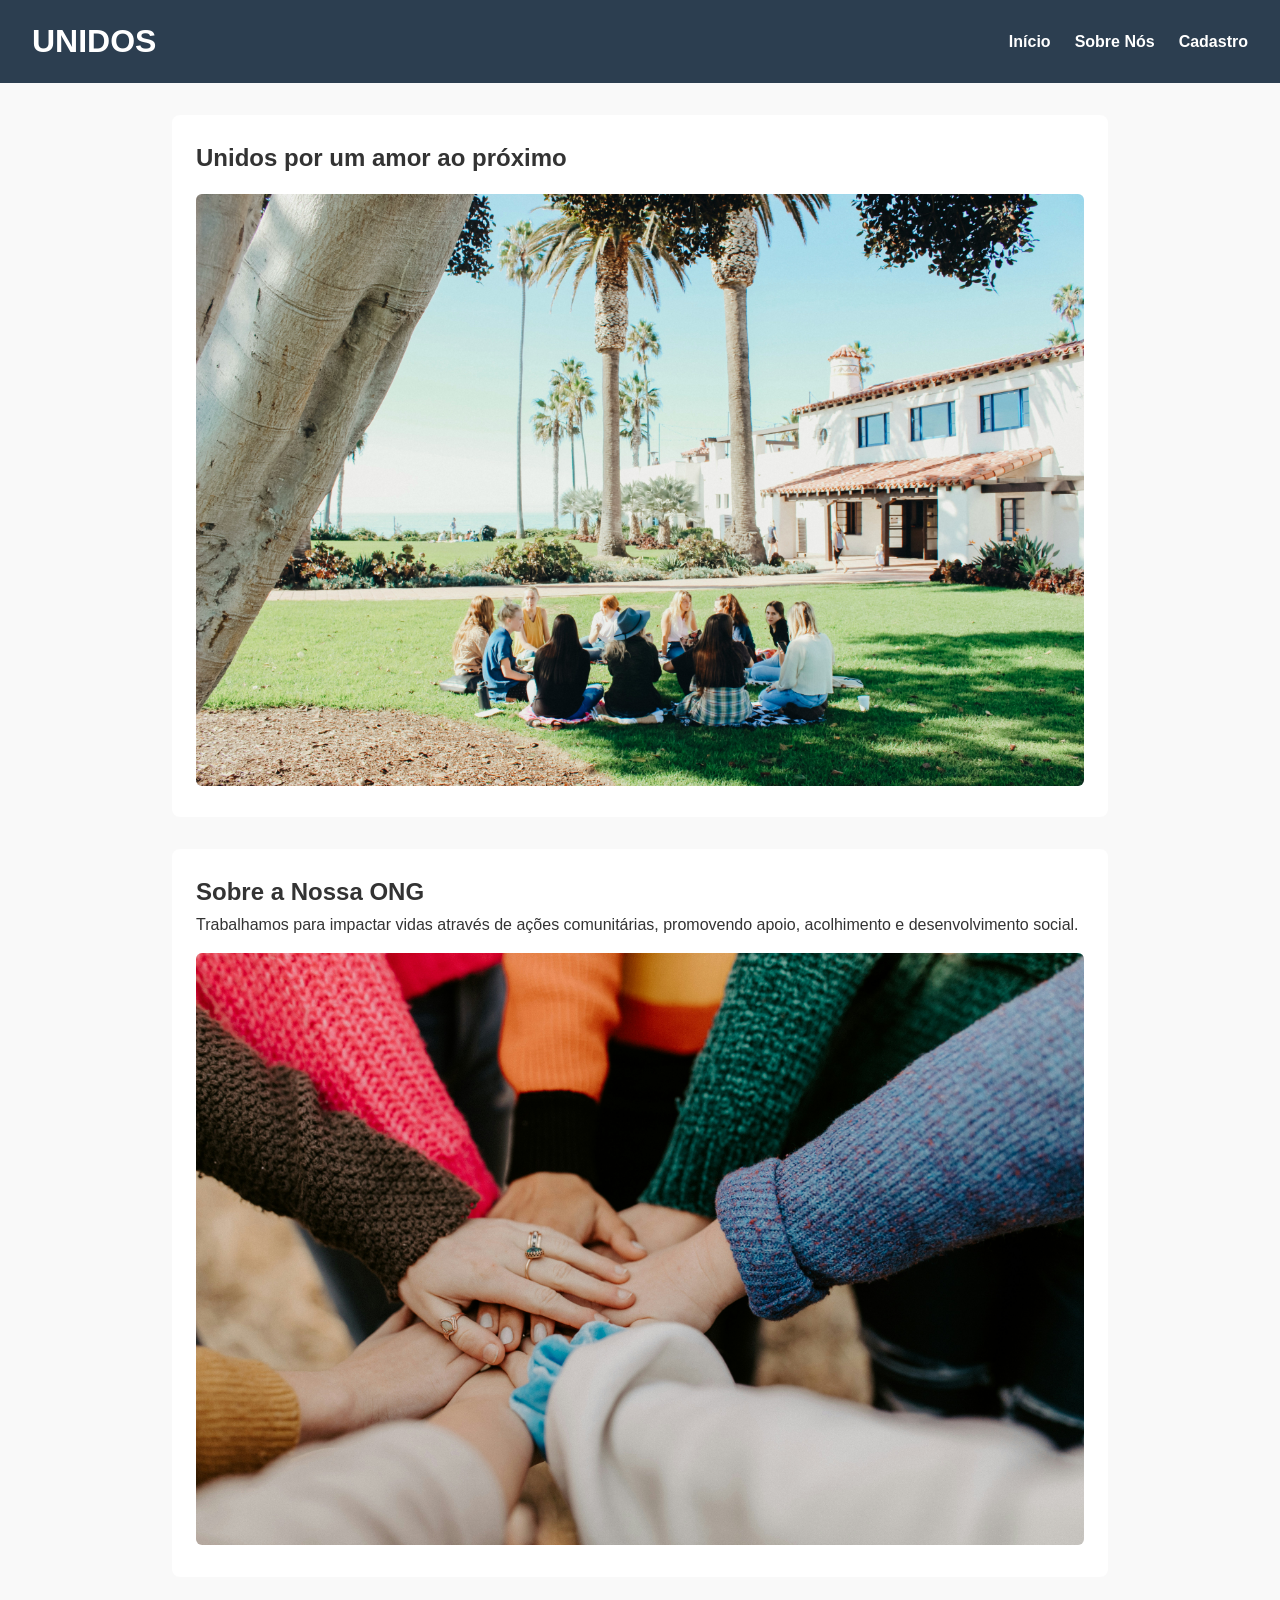
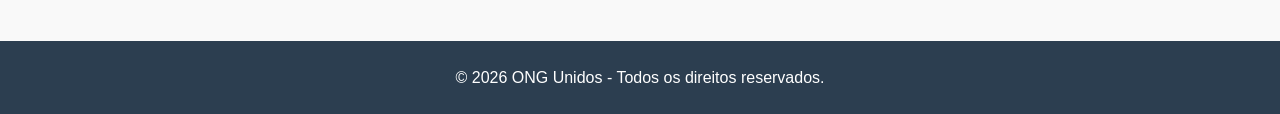
<file: index.html>
<!DOCTYPE html>
<html lang="pt-BR">
<head>
  <meta charset="UTF-8">
  <meta name="viewport" content="width=device-width, initial-scale=1.0">
  <title>Unidos - Organização Social</title>
  <link rel="stylesheet" href="css/style.css">
</head>
<body>

  <header>
    <h1>UNIDOS</h1>
    <nav>
      <ul>
        <li><a href="index.html">Início</a></li>
        <li><a href="#sobre">Sobre Nós</a></li>
        <li><a href="cadastro.html">Cadastro</a></li>
      </ul>
    </nav>
  </header>

  <main>
    <section id="banner">
      <h2>Unidos por um amor ao próximo</h2>
      <img src="./assets/banner-home.jpg" alt="Grupo de pessoas unidas no gramado">
    </section>

    <section id="sobre">
      <h2>Sobre a Nossa ONG</h2>
      <p>Trabalhamos para impactar vidas através de ações comunitárias, promovendo apoio, acolhimento e desenvolvimento social.</p>
      <img src="./assets/logo.jpg" alt="Pessoas com mãos dadas em círculo representando união">
    </section>
  </main>

  <footer>
    <p>&copy; 2026 ONG Unidos - Todos os direitos reservados.</p>
  </footer>

</body>
</html>
</file>
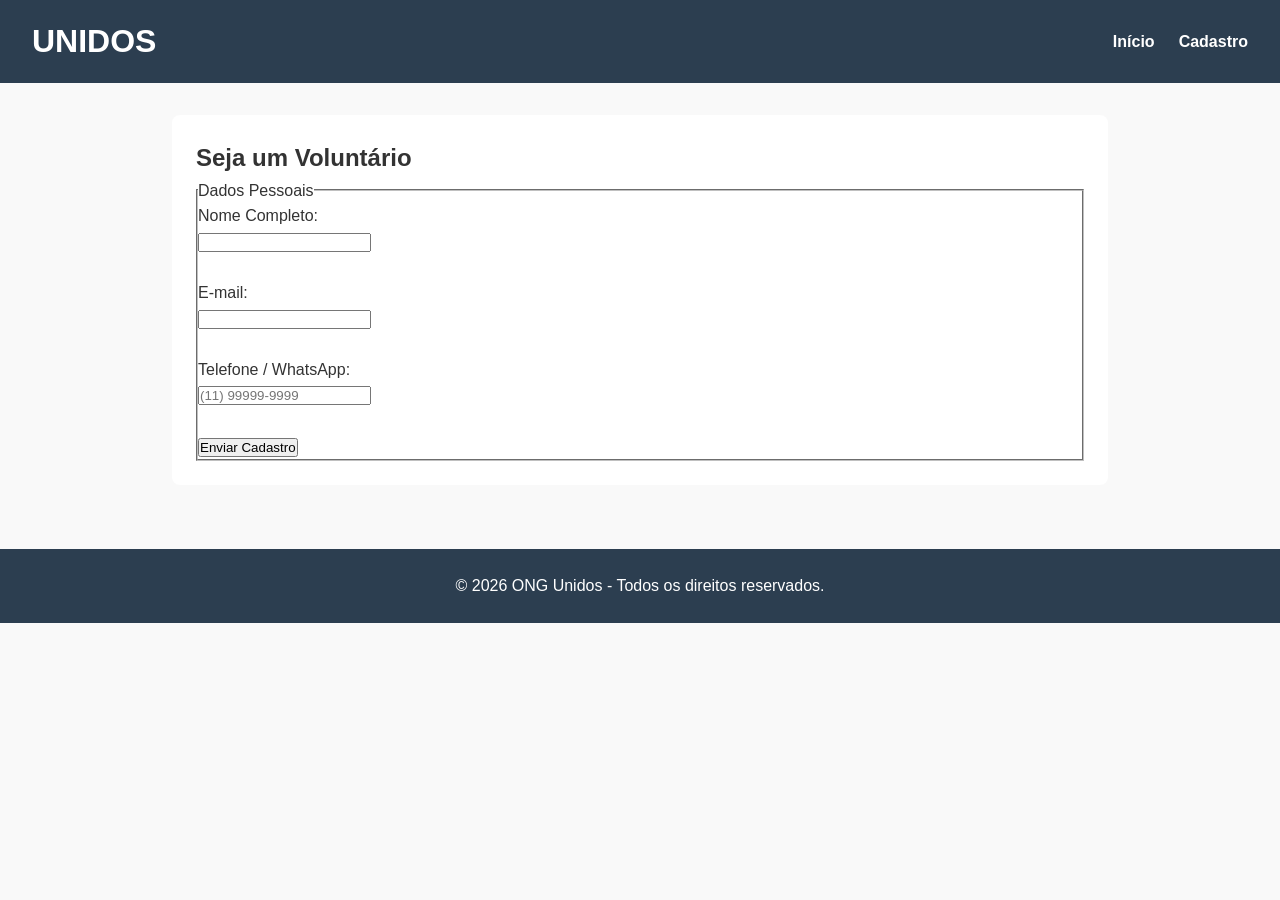
<file: cadastro.html>
<!DOCTYPE html>
<html lang="pt-BR">
<head>
  <meta charset="UTF-8">
  <meta name="viewport" content="width=device-width, initial-scale=1.0">
  <title>Cadastro - ONG Unidos</title>
  <link rel="stylesheet" href="css/style.css">
</head>
<body>

  <header>
    <h1>UNIDOS</h1>
    <nav>
      <ul>
        <li><a href="index.html">Início</a></li>
        <li><a href="cadastro.html">Cadastro</a></li>
      </ul>
    </nav>
  </header>

  <main>
    <section>
      <h2>Seja um Voluntário</h2>
      <form action="#" method="POST">
        <fieldset>
          <legend>Dados Pessoais</legend>
          
          <label for="nome">Nome Completo:</label><br>
          <input type="text" id="nome" name="nome" required><br><br>

          <label for="email">E-mail:</label><br>
          <input type="email" id="email" name="email" required><br><br>

          <label for="telefone">Telefone / WhatsApp:</label><br>
          <input type="tel" id="telefone" name="telefone" placeholder="(11) 99999-9999" required><br><br>

          <button type="submit">Enviar Cadastro</button>
        </fieldset>
      </form>
    </section>
  </main>

  <footer>
    <p>&copy; 2026 ONG Unidos - Todos os direitos reservados.</p>
  </footer>

</body>
</html>
</file>
<file: css/style.css>
/* Estilos Gerais */
* {
  margin: 0;
  padding: 0;
  box-sizing: border-box;
  font-family: Arial, sans-serif;
}

body {
  line-height: 1.6;
  color: #333;
  background-color: #f9f9f9;
}

/* Cabeçalho e Navegação */
header {
  background-color: #2c3e50;
  color: #fff;
  padding: 1rem 2rem;
  display: flex;
  justify-content: space-between;
  align-items: center;
}

nav ul {
  list-style: none;
  display: flex;
  gap: 1.5rem;
}

nav a {
  color: #fff;
  text-decoration: none;
  font-weight: bold;
}

/* Conteúdo Principal */
main {
  padding: 2rem;
  max-width: 1000px;
  margin: 0 auto;
}

section {
  margin-bottom: 2rem;
  background: #fff;
  padding: 1.5rem;
  border-radius: 8px;
}

img {
  max-width: 100%;
  height: auto;
  border-radius: 6px;
  margin-top: 1rem;
}

/* Rodapé */
footer {
  text-align: center;
  padding: 1.5rem;
  background-color: #2c3e50;
  color: #fff;
}
</file>
